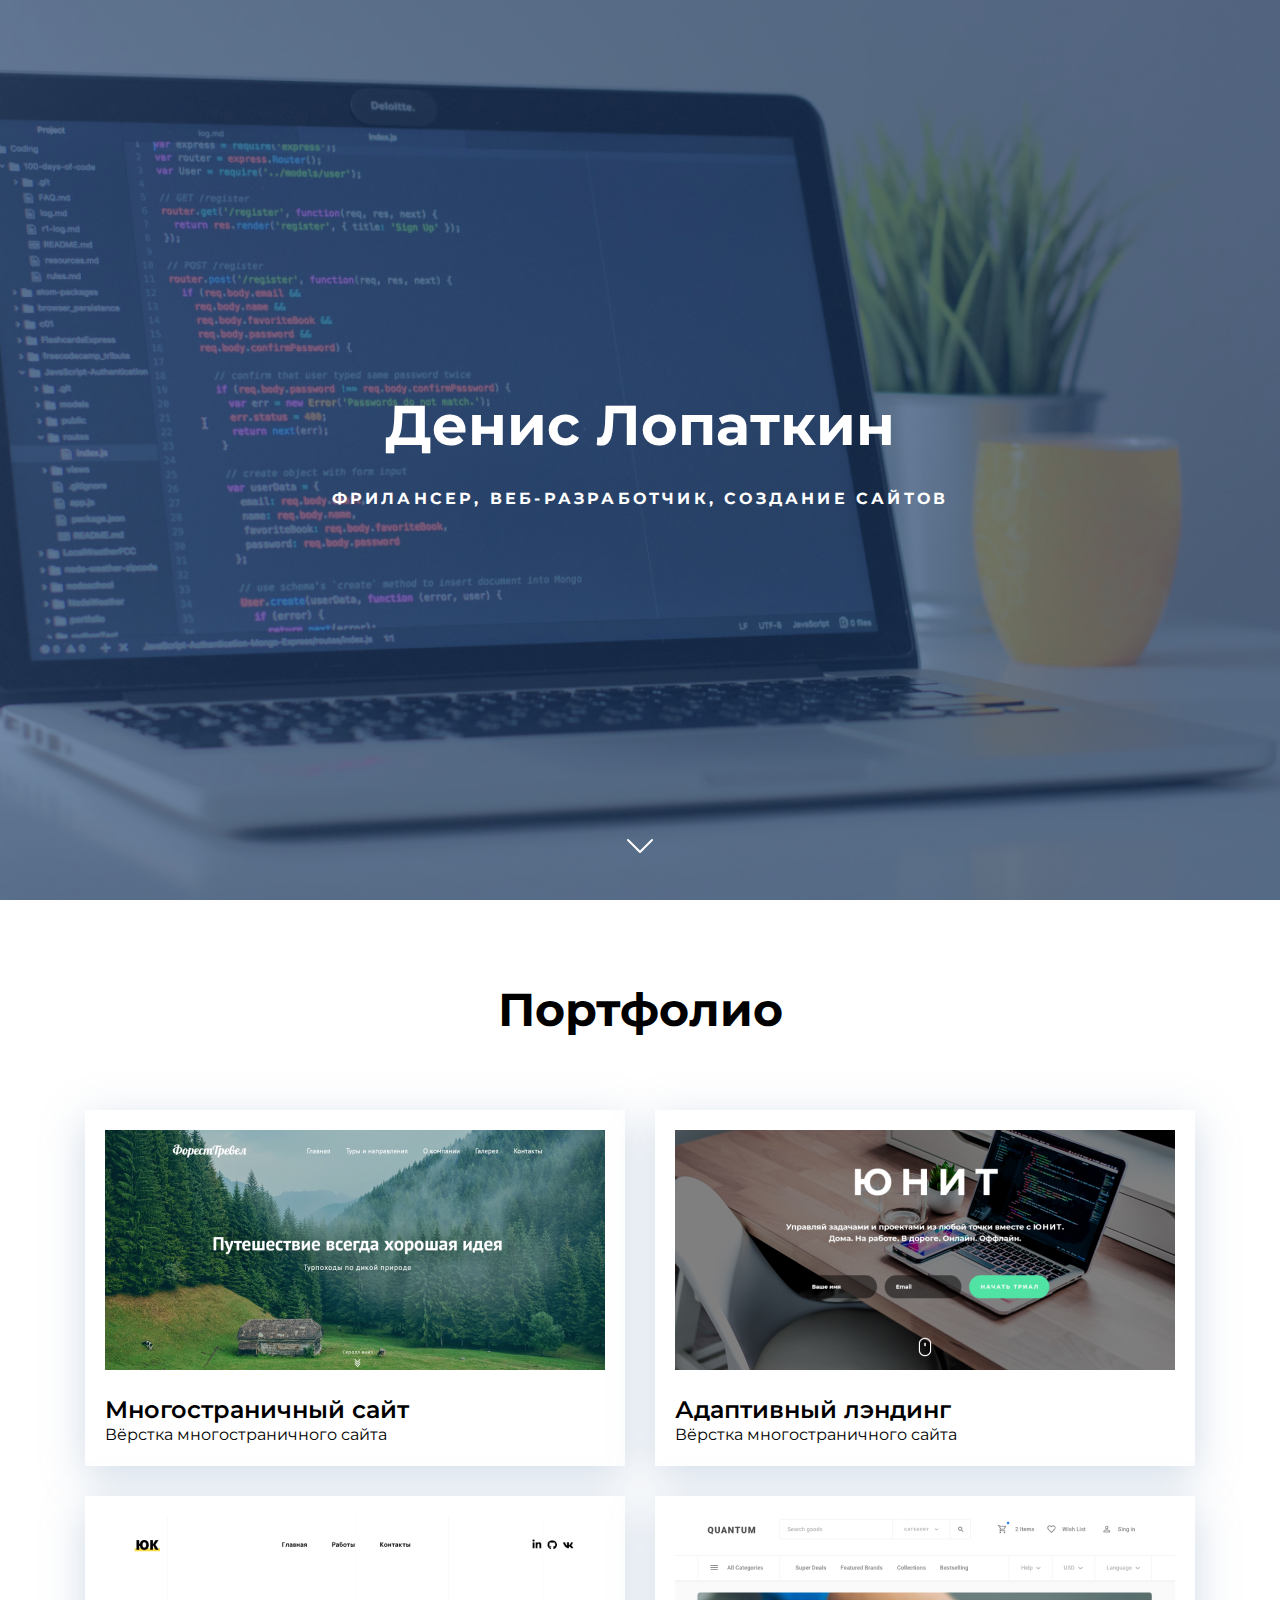
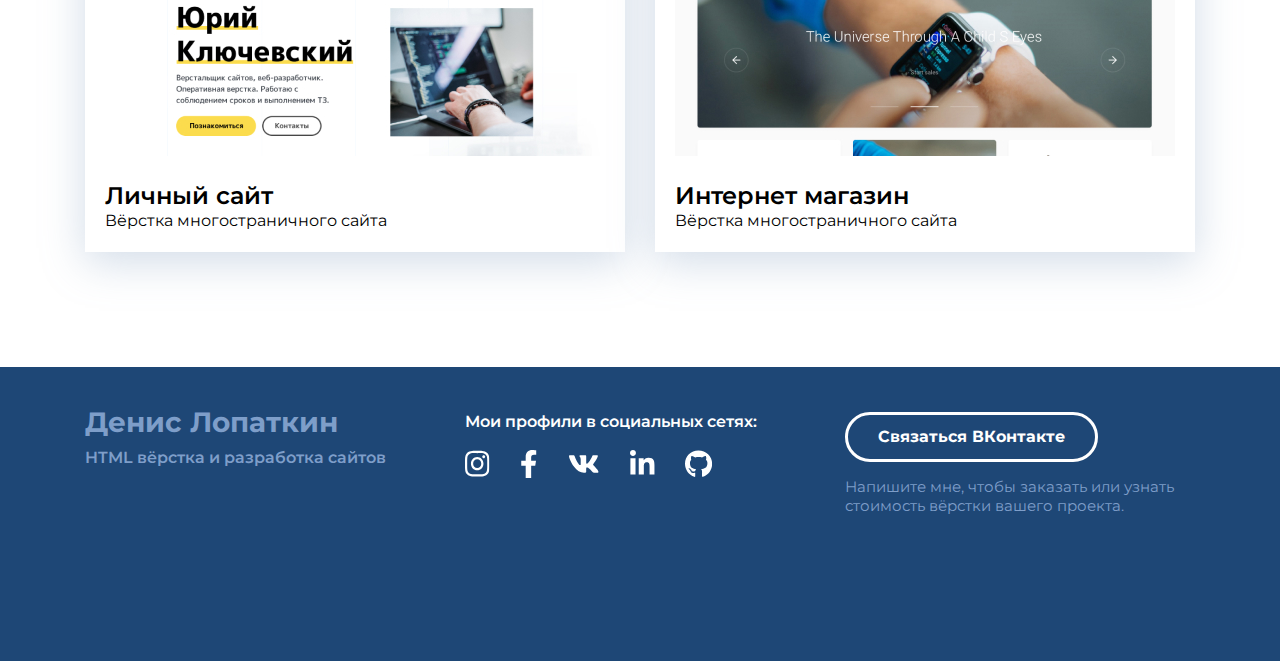
<file: index.html>
<!DOCTYPE html>
<html lang="ru">

<head>
    <meta charset="UTF-8">
    <meta http-equiv="X-UA-Compatible" content="IE=edge">
    <meta name="viewport" content="width=device-width, initial-scale=1.0">
    <title>Pro1</title>
    <link rel="stylesheet" href="./css/style.css">
    <link rel="stylesheet" href="./css/media.css">
    <link href="https://fonts.googleapis.com/css2?family=Montserrat:wght@400;600;700&display=swap" rel="stylesheet">
</head>

<body>

    <header class="header" id="header">
        <h1 class="header-title">Денис Лопаткин</h1>
        <p class="header-subtitle">Фрилансер, веб-разработчик, создание сайтов</p>
        <a href="#portfolio" class="header-arrow">
            <img src="./img/header/chevron-down.svg" alt="arrow">
        </a>
    </header>

    <main class="portfolio" id="portfolio">
        <div class="container">
            <h2 class="portfolio-header">Портфолио</h2>

            <div class="portfolio-cards-wrapper">

                <div class="card">
                    <a href="./forest-travel.html" class="card-link">
                        <img class="card-img" src="./img/portfolio/forest.jpg" alt="Многостраничный сайт">
                        <h3 class="card-title">Многостраничный сайт</h3>
                        <p>Вёрстка многостраничного сайта</p>
                    </a>
                </div>

                <div class="card">
                    <a href="./forest-travel.html" class="card-link">
                        <img class="card-img" src="./img/portfolio/unit.jpg" alt="Многостраничный сайт">
                        <h3 class="card-title">Адаптивный лэндинг</h3>
                        <p>Вёрстка многостраничного сайта</p>
                    </a>
                </div>

                <div class="card">
                    <a href="./forest-travel.html" class="card-link">
                        <img class="card-img" src="./img/portfolio/portfolio.jpg" alt="Многостраничный сайт">
                        <h3 class="card-title">Личный сайт</h3>
                        <p>Вёрстка многостраничного сайта</p>
                    </a>
                </div>

                <div class="card">
                    <a href="./forest-travel.html" class="card-link">
                        <img class="card-img" src="./img/portfolio/quantum.jpg" alt="Многостраничный сайт">
                        <h3 class="card-title">Интернет магазин</h3>
                        <p>Вёрстка многостраничного сайта</p>
                    </a>
                </div>
            </div>
            <!--END portfolio-cards-wrapper -->

        </div>
    </main>
    <!------end main------>
    <footer class="footer">
        <div class="container">
            <div class="footer-row">

                <div class="footer-copyright footer-col">
                    <div class="footer-copyright-name">Денис Лопаткин</div>
                    <p>HTML вёрстка и разработка сайтов</p>
                </div>

                <div class="footer-icons footer-col">
                    <p>Мои профили в социальных сетях:</p>
                    <div class="footer-icons-row">
                        <a href="#">
                            <img src="./img/icons/instagram.svg" alt="">
                        </a>
                        <a href="#">
                            <img src="./img/icons/facebook.svg" alt="">
                        </a>
                        <a href="#">
                            <img src="./img/icons/vk.svg" alt="">
                        </a>
                        <a href="#">
                            <img src="./img/icons/linkedin.svg" alt="">
                        </a>
                        <a href="#">
                            <img src="./img/icons/github.svg" alt="">
                        </a>
                    </div>
                </div>

                <div class="footer-contacts footer-col">
                    <a class="footer-button" href="https://vk.com/metak">Связаться ВКонтакте</a>
                    <p>Напишите мне, чтобы заказать или узнать стоимость вёрстки вашего проекта.</p>
                </div>

            </div>
        </div>
    </footer>

    <!-- Библиотеки и плагины -->
    <script src="./libs/jquery/jquery-3.6.0.min.js"></script>
    <!-- <script src="./libs/vide/jquery.vide.min.js"></script> -->

    <!-- <script src="./js/main.js"></script> -->

</body>

</html>
</file>
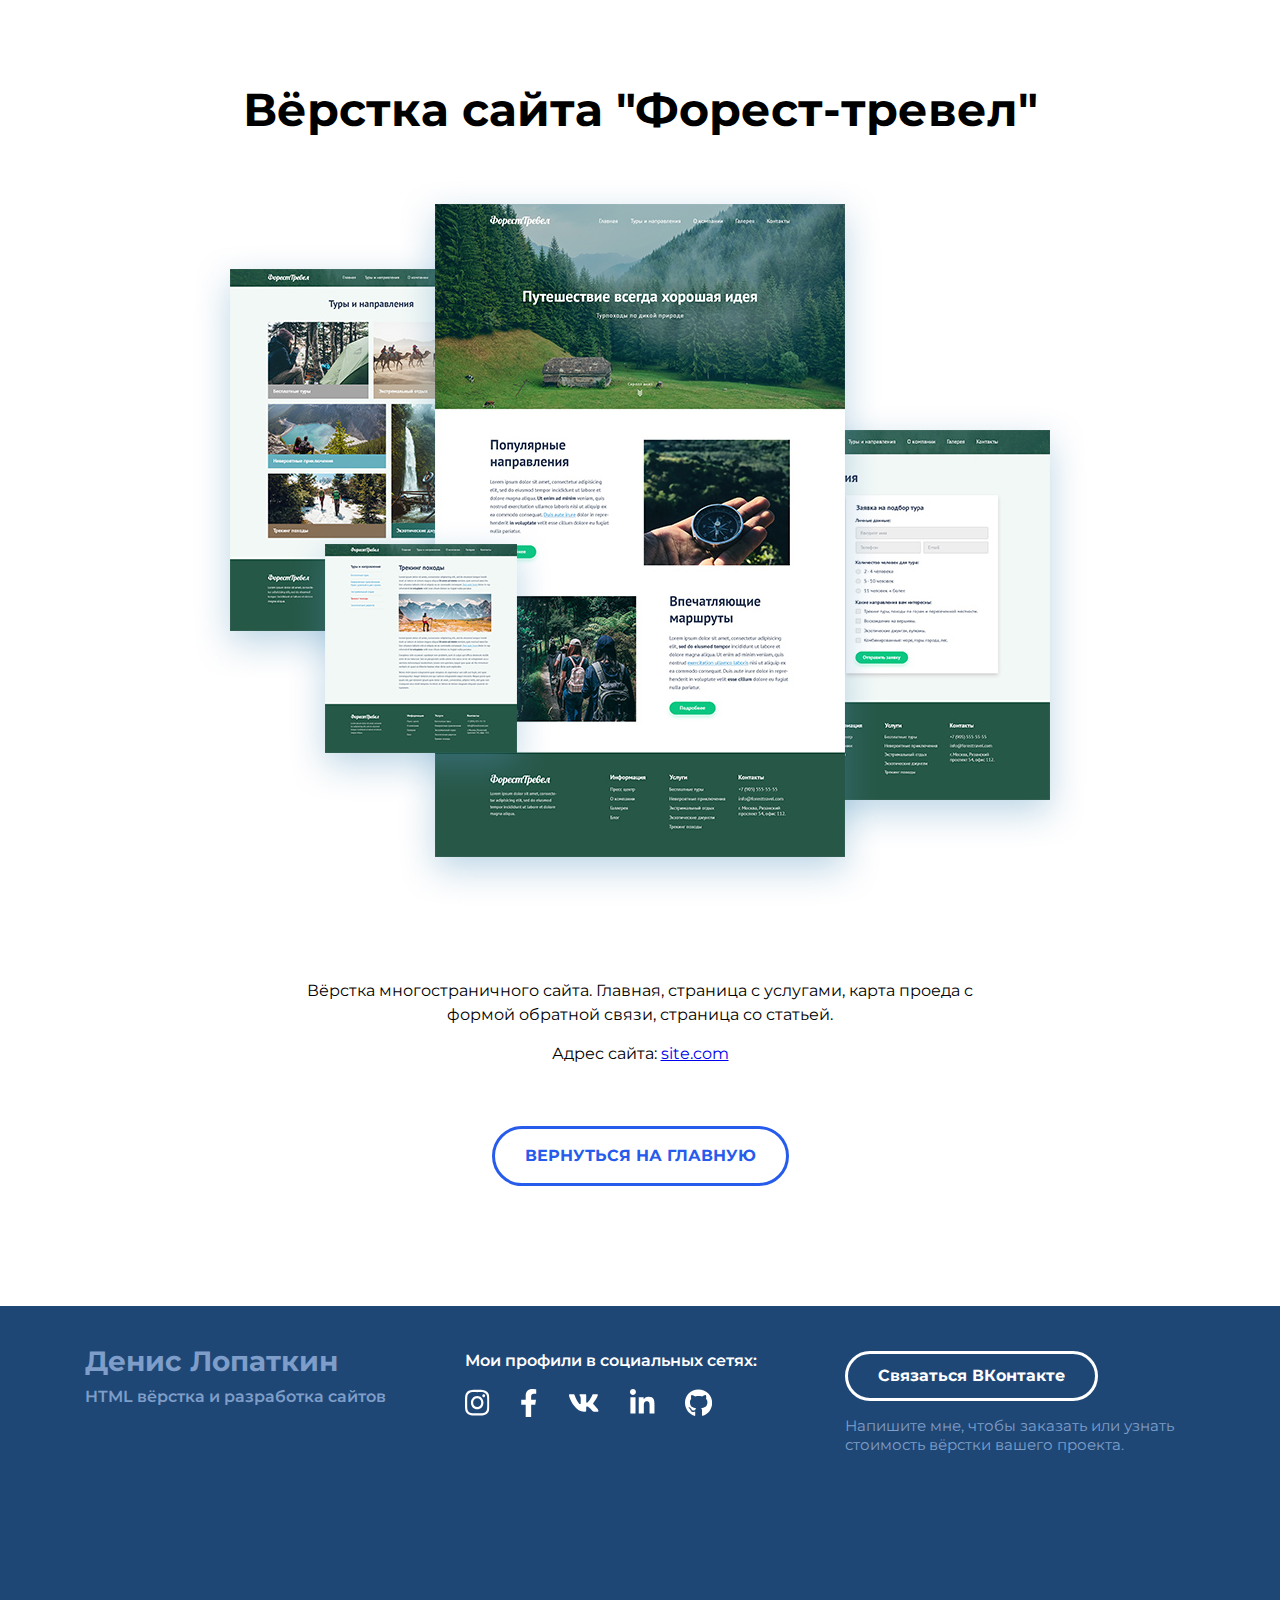
<file: forest-travel.html>
<!DOCTYPE html>
<html lang="ru">

<head>
    <meta charset="UTF-8">
    <meta http-equiv="X-UA-Compatible" content="IE=edge">
    <meta name="viewport" content="width=device-width, initial-scale=1.0">
    <title>Проект "Форест тревел"</title>
    <link rel="stylesheet" href="./css/style.css">
    <link rel="stylesheet" href="./css/media.css">
    <link href="https://fonts.googleapis.com/css2?family=Montserrat:wght@400;600;700&display=swap" rel="stylesheet">
</head>

<body>

    <div class="project">
        <div class="container">
            <h1 class="project-header">Вёрстка сайта "Форест-тревел"</h1>
            <div class="project-img">
                <img src="./img/projects/forest-full.jpg" alt="Вёрстка сайта">
            </div>
            <div class="project-description">
                <p>Вёрстка многостраничного сайта. Главная, страница с услугами, карта проеда с формой обратной связи, страница со статьей.</p>
                <p>Адрес сайта: <a href="#">site.com</a></p>
            </div>
            <a href="index.html" class="project-btn-back">Вернуться на главную</a>
        </div>
    </div>

    <div class="footer">
        <div class="container">
            <div class="footer-row">

                <div class="footer-copyright footer-col">
                    <div class="footer-copyright-name">Денис Лопаткин</div>
                    <p>HTML вёрстка и разработка сайтов</p>
                </div>

                <div class="footer-icons footer-col">
                    <p>Мои профили в социальных сетях:</p>
                    <div class="footer-icons-row">
                        <a href="#">
                            <img src="./img/icons/instagram.svg" alt="">
                        </a>
                        <a href="#">
                            <img src="./img/icons/facebook.svg" alt="">
                        </a>
                        <a href="#">
                            <img src="./img/icons/vk.svg" alt="">
                        </a>
                        <a href="#">
                            <img src="./img/icons/linkedin.svg" alt="">
                        </a>
                        <a href="#">
                            <img src="./img/icons/github.svg" alt="">
                        </a>
                    </div>
                </div>

                <div class="footer-contacts footer-col">
                    <a class="footer-button" href="https://vk.com/metak">Связаться ВКонтакте</a>
                    <p>Напишите мне, чтобы заказать или узнать стоимость вёрстки вашего проекта.</p>
                </div>

            </div>
        </div>
    </div>


</body>

</html>
</file>
<file: css/style.css>
* {
    box-sizing: border-box;
}

html {
    scroll-behavior: smooth;
}

body {
    margin: 0;
    font-family: 'Montserrat', sans-serif;
    color: #000;
}

img {
    max-width: 100%;
}

.container {
    max-width: 1140px;
    margin-left: auto;
    margin-right: auto;
    padding-left: 15px;
    padding-right: 15px;
}

.none {
    display: none !important;
}

/* ----------HEADER--------- */

/* ------------------------- */

.header {
    position: relative;
    display: flex;
    flex-direction: column;
    justify-content: center;
    align-items: center;
    width: 100%;
    height: 100vh;
    background-color: #556983;
    background-image: url("./../img/header/header-bg.jpg");
    background-size: cover;
    background-position: center;
}

.header-title {
    margin: 0;
    margin-bottom: 25px;
    font-weight: bold;
    font-size: 56px;
    line-height: 130%;
    text-align: center;
    color: #FFFFFF;
}

.header-subtitle {
    margin: 0;
    font-weight: bold;
    font-size: 16px;
    line-height: 150%;
    text-align: center;
    letter-spacing: 0.2em;
    text-transform: uppercase;
    color: #FFFFFF;
}

.header-arrow {
    position: absolute;
    width: 48px;
    height: 48px;
    bottom: 30px;
    left: 50%;
    transform: translate(-50%, 0);
}

/* ----------portfolio--------- */

/* ---------------------------- */

.portfolio {
    padding-top: 80px;
    padding-bottom: 115px;
}

.portfolio-header {
    margin: 0;
    margin-bottom: 70px;
    font-weight: 700;
    font-size: 46px;
    line-height: 130%;
    text-align: center;
    color: #000;
}

.portfolio-cards-wrapper {
    display: flex;
    flex-wrap: wrap;
    justify-content: space-between;
}

.card {
    margin-bottom: 30px;
    max-width: 540px;
    background-color: #fff;
    box-shadow: 0px 10px 40px rgba(126, 155, 189, 0.35);
    transition: transform 0.2s ease-in;
}

.card:hover {
    transform: translateY(-15px);
}

.card-link {
    display: block;
    padding: 20px;
    text-decoration: none;
    color: #000;
    transition: color 0.2s ease-in;
}

.card-link:hover {
    color: rgb(39, 91, 236);
}

.card:last-child, .card:nth-last-child(2) {
    margin-bottom: 0;
}

.card-img {
    margin-bottom: 20px;
}

.card-title {
    margin: 0;
    border-bottom: 13px;
    font-weight: 600;
    font-size: 24px;
    line-height: 130%;
}

.card p {
    margin: 0;
    font-size: 16px;
    line-height: 130%;
}

/* ----------footer------------ */

/* ---------------------------- */

.footer {
    padding-top: 45px;
    padding-bottom: 130px;
    background: #1E4776;
}

.footer-row {
    display: flex;
    flex-direction: row;
    justify-content: space-between;
    color: white;
}

.footer-col {
    max-width: 350px;
    flex-grow: 1;
}

.footer-copyright {
    color: #7E9EC9;
    line-height: 130%;
}

.footer-copyright-name {
    font-weight: 700;
    font-size: 28px;
    margin-bottom: 15px;
}

.footer-copyright p {
    font-size: 16px;
    font-weight: 600;
    margin: 0;
}

.footer-icons p {
    font-weight: 600;
    font-size: 16px;
    line-height: 1.3;
    margin-top: 0;
}

.footer-icons-row {
    display: flex;
    align-items: center;
}

.footer-icons-row>*+* {
    /* магия какая-то */
    margin-left: 30px;
}

.footer-button {
    display: inline-block;
    height: 50px;
    padding-left: 30px;
    padding-right: 30px;
    border: 3px solid #FFFFFF;
    border-radius: 50px;
    color: white;
    font-weight: 700;
    font-size: 16px;
    line-height: 44px;
    text-decoration: none;
    transition: all 0.2s ease-in;
}

.footer-button:hover {
    background-color: white;
    color: #1E4776;
}

.footer-contacts p {
    margin: 15px 0;
    font-size: 15px;
    line-height: 1.3;
    color: #7E9EC9;
}

/* --------projects-------- */

.project {
    padding-top: 80px;
    padding-bottom: 120px;
    text-align: center;
}

.project-header {
    margin: 0;
    margin-bottom: 40px;
    font-size: 46px;
    line-height: 1.3;
    font-weight: bold;
}

.project-img {
    margin-bottom: 70px;
}

.project-description {
    margin: 0 auto 60px;
    max-width: 730px;
}

.project-description p {
    margin: 0;
    margin-bottom: 15px;
    font-size: 16px;
    line-height: 1.5;
}

.project-btn-back {
    display: inline-block;
    height: 60px;
    padding-left: 30px;
    padding-right: 30px;
    border: 3px solid #275BEC;
    border-radius: 50px;
    color: #275BEC;
    font-weight: 700;
    font-size: 16px;
    line-height: 54px;
    text-transform: uppercase;
    text-decoration: none;
    transition: all 0.2s ease-in;
}

.project-btn-back:hover {
    background-color: #275BEC;
    color: white;
}
</file>
<file: css/media.css>
/*для экранов с шириной до 1140px*/

@media (max-width:1140px) {
    .card {
        width: calc(50% - 15px);
    }
    .footer {
        padding-top: 40px;
        padding-bottom: 60px;
    }
    .footer-row {
        flex-direction: column-reverse;
        align-items: center;
        text-align: center;
    }
    .footer-col {
        margin-bottom: 50px;
    }
    .footer-col:first-child {
        margin-bottom: 0;
    }
}

/*для экранов с шириной до 760px*/

@media (max-width:760px) {
    .header-title {
        font-size: 32px;
    }
    .header-subtitle {
        font-size: 14px;
    }
    .portfolio {
        padding-top: 40px;
        padding-bottom: 60px;
    }
    .portfolio-header {
        font-size: 32px;
        margin-bottom: 30px;
    }
    .portfolio-cards-wrapper {
        justify-content: center;
    }
    .card {
        max-width: 530px;
        width: 100%;
    }
    .card:nth-last-child(2) {
        margin-bottom: 30px;
    }
    .card-link {
        padding: 15px;
    }
    .card-img {
        margin-bottom: 10px;
    }
    .card-title {
        font-size: 18px;
        margin-bottom: 10px;
    }
    .card p {
        font-size: 14px;
    }
    .footer-copyright-name {
        font-size: 18px;
        margin-bottom: 5px;
    }
    .footer-copyright p {
        font-size: 14px;
    }
    .footer-icons p {
        font-size: 14px;
    }
    .footer-contacts p {
        font-size: 14px;
        margin: 0;
        margin-top: 15px;
    }
    .project {
        padding-top: 40px;
        padding-bottom: 60px;
    }
    .project-header {
        font-size: 32px;
        margin-bottom: 30px;
    }
    .project-img{
        margin-bottom: 20px;
    }
    .project-description{
        margin-bottom: 50px;
    }
}
</file>
